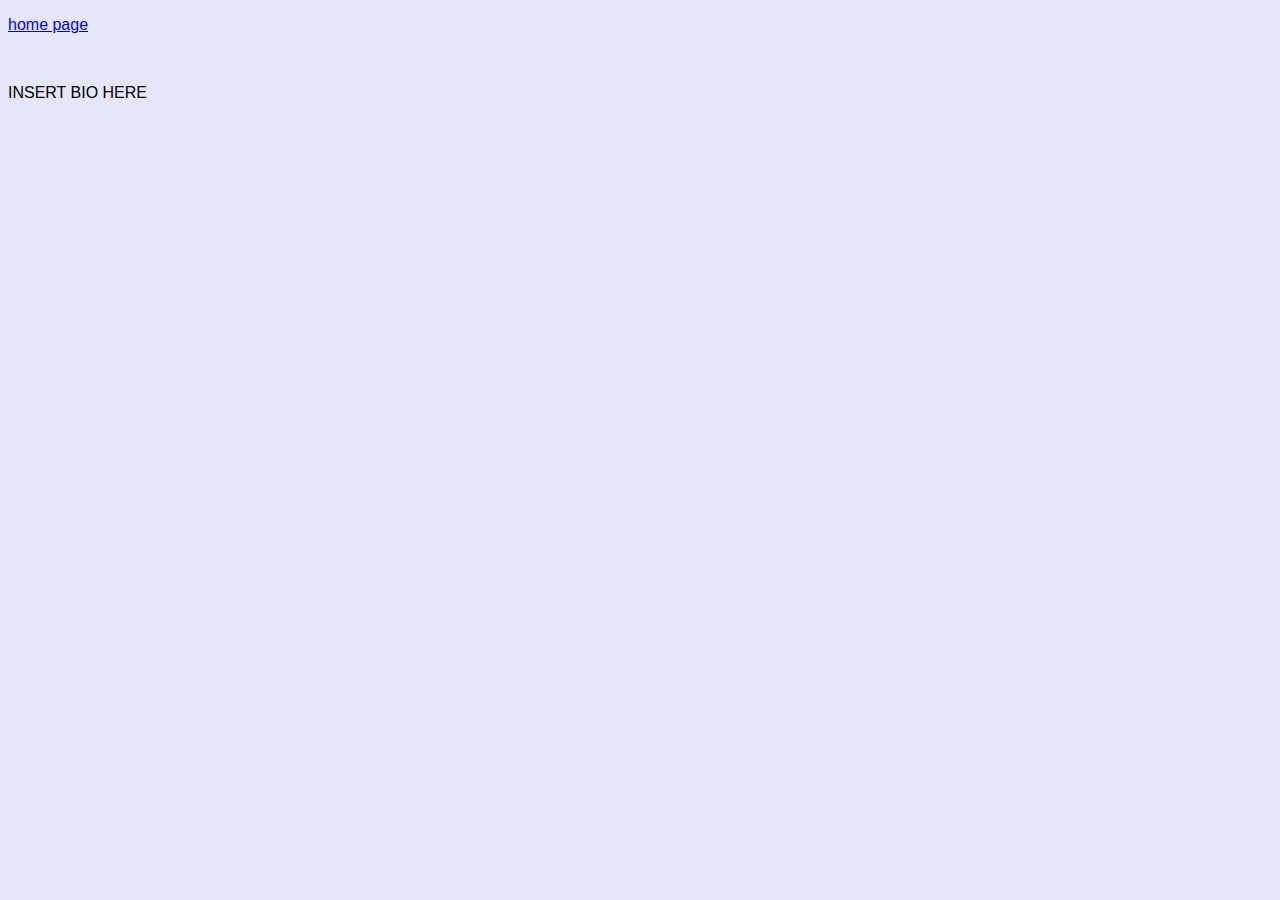
<file: biography.html>
<!doctype html>

<html lang="en-US">

	<head>
		<meta charset="utf-8" />
		<link rel="stylesheet" href="styles.css" />
		<meta name="viewport" content="width=device-width" />
		<title>AGL - bio</title>
		<!-- browser icon -->
		<link rel="icon" type="image/png" href="images/AGL_favicon.png">
	</head>



	<body>
		<p>
		<a href="index.html">home page</a>
		</p>
		
		<p><br></p>

		<!-- paragraph of text -->
		<p>INSERT BIO HERE</p>
	</body>
</html>
</file>
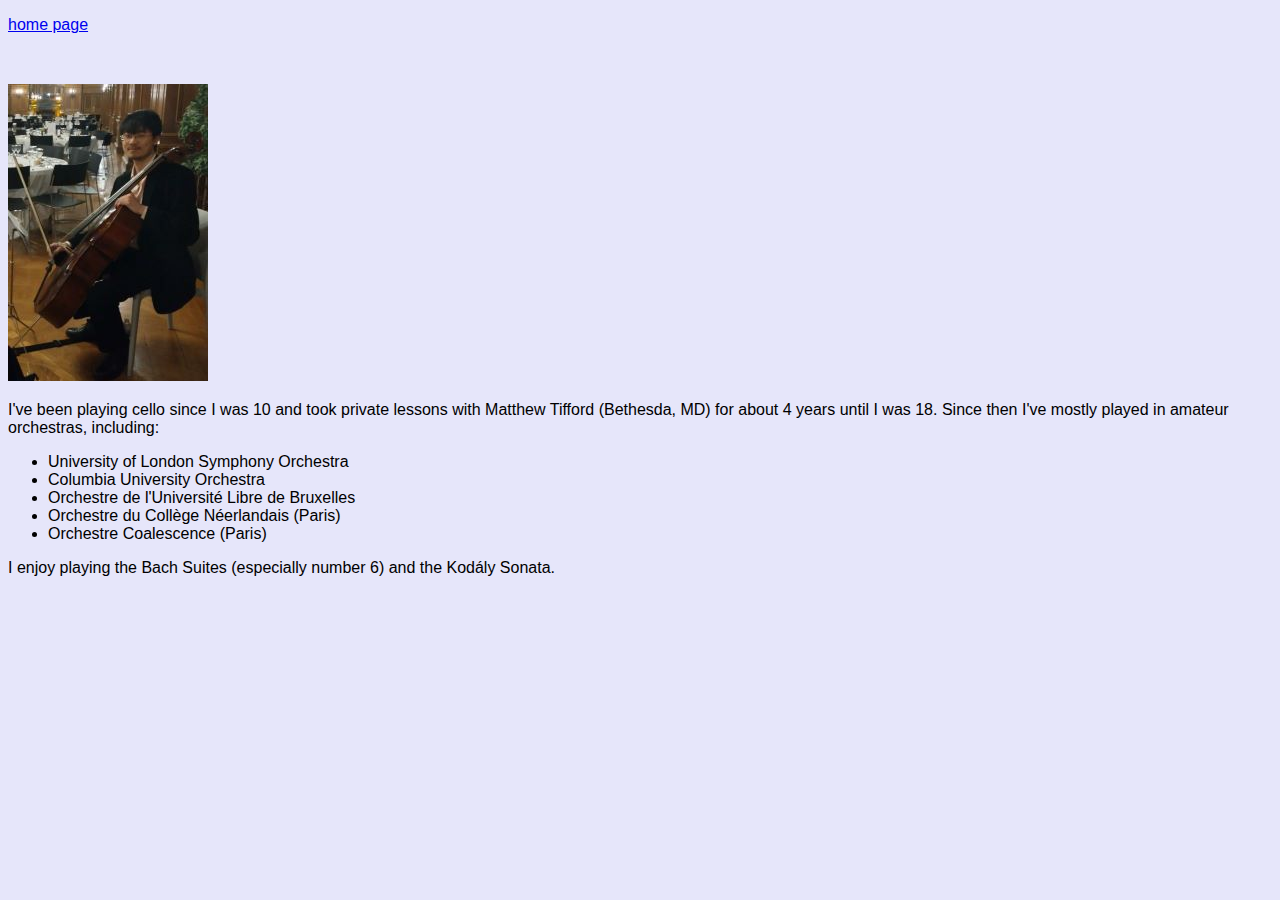
<file: cello.html>
<!doctype html>

<html lang="en-US">

	<head>
		<meta charset="utf-8" />
		<link rel="stylesheet" href="styles.css" />
		<meta name="viewport" content="width=device-width" />
		<title>AGL - cello</title>
	</head>



	<body>
		<p>
		<a href="index.html">home page</a>
		</p>
		
		<p><br></p>

		<img src="images/cello_CIUP.jpg" alt="picture of me with cello at Cité Universitaire" />
		<p>
			I've been playing cello since I was 10 and took private lessons with Matthew Tifford (Bethesda, MD) for about 4 years until I was 18. Since then I've mostly played in amateur orchestras, including:
		</p>

		<ul>
			<li>University of London Symphony Orchestra</li>
			<li>Columbia University Orchestra</li>
			<li>Orchestre de l'Université Libre de Bruxelles</li>
			<li>Orchestre du Collège Néerlandais (Paris)</li>
			<li>Orchestre Coalescence (Paris)</li>
		</ul>

		<p>
			I enjoy playing the Bach Suites (especially number 6) and the Kodály Sonata.
		</p>
		
	</body>
</html>
</file>
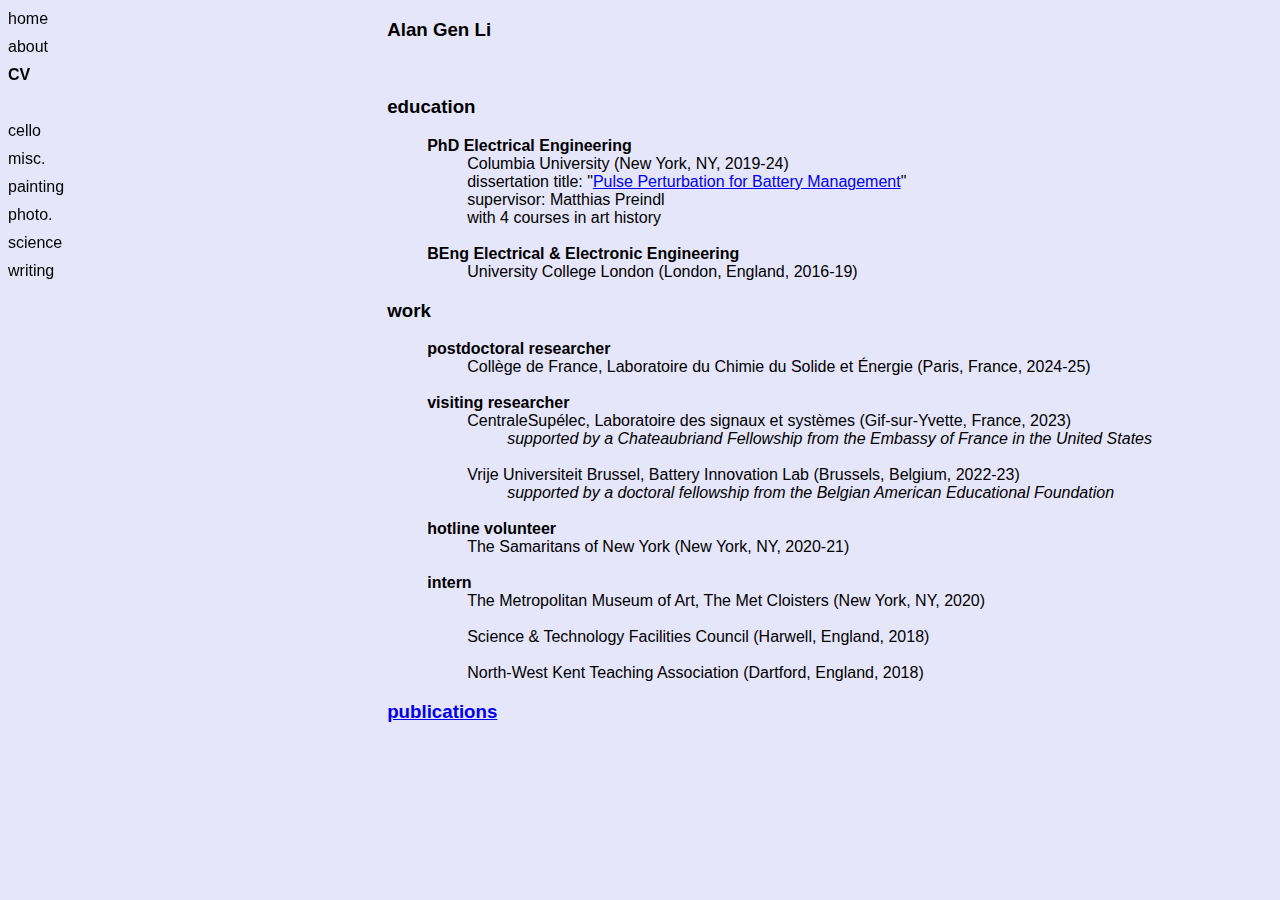
<file: CV_info.html>
<!doctype html>

<html lang="en-US">

	<head>
		<meta charset="utf-8" />
		<link rel="stylesheet" href="styles.css" />
		<meta name="viewport" content="width=device-width" />
		<title>AGL - CV</title>
		<!-- browser icon -->
		<link rel="icon" type="image/png" href="images/AGL_favicon.png">
	</head>



	<body>
	<!--VERTICAL NAVIGATION-->
	<ul class="menu">
  		<li><a href="index.html">home</a></li>
		<li><a href="biography.html">about</a></li>
		<li><a class="active" href="">CV</a></li>
		<li><br></li>
		<li><a href="cello.html">cello</a></li>
		<li><a href="installations.html">misc.</a></li>
		<li><a href="paintings.html">painting</a></li>
  		<div class="dropdown-head">
		<button class="dropdown-btn">photo.</button>
		<ul class="dropdown-content">
			<li><a href="cyanotype.html">cyanotype</a></li>
    			<li><a href="digital_photo.html">digital</a></li>
		</ul>
		</div>
		<li><a href="science.html">science</a></li>
	      	<li><a href="writing.html">writing</a></li>
	</ul>
	<div class="main">
		<h3>Alan Gen Li</h3>
		
		<p><br></p>

		<h3>education</h3>
		<!-- unordered list with no bullets-->
		<ul style="list-style-type:none;">
			<li><b>PhD Electrical Engineering</b>
				<ul style="list-style-type:none;">
					<li>Columbia University (New York, NY, 2019-24)</li>
					<li>dissertation title: "<a href="https://doi.org/10.7916/ttrn-5110">Pulse Perturbation for Battery Management</a>"</li>
					<li>supervisor: Matthias Preindl</li>
					<li>with 4 courses in art history</li>
				</ul>
			<li><br></li>
			<li><b>BEng Electrical & Electronic Engineering</b></li>
				<ul style="list-style-type:none;">
					<li>University College London (London, England, 2016-19)</li>
				</ul>
		</ul>

		<h3>work</h3>
		<ul style="list-style-type:none;">
			<li><b>postdoctoral researcher</b></li>
				<ul style="list-style-type:none;">
					<li>Collège de France, Laboratoire du Chimie du Solide et Énergie (Paris, France, 2024-25)</li>
				</ul>
			<li><br>
			<li><b>visiting researcher</b>
			<ul style="list-style-type:none;">
				<li>CentraleSupélec, Laboratoire des signaux et systèmes (Gif-sur-Yvette, France, 2023)</li>
				<ul style="list-style-type:none;">
					<li><i>supported by a Chateaubriand Fellowship from the Embassy of France in the United States</i></li>
				</ul>
				<li><br></li>
				<li>Vrije Universiteit Brussel, Battery Innovation Lab (Brussels, Belgium, 2022-23)</li>
				<ul style="list-style-type:none;">
					<li><i>supported by a doctoral fellowship from the Belgian American Educational Foundation</i></li>
				</ul>
			</ul>
			<li><br></li>
			<li><b>hotline volunteer</b></li>
			<ul style="list-style-type:none;">
				<li>The Samaritans of New York (New York, NY, 2020-21)</li>
			</ul>
			<li><br></li>
			<li><b>intern</b></li>
			<ul style="list-style-type:none;">
				<li>The Metropolitan Museum of Art, The Met Cloisters (New York, NY, 2020)</li>
				<li><br></li>
				<li>Science & Technology Facilities Council (Harwell, England, 2018)</li>
				<li><br></li>
				<li>North-West Kent Teaching Association (Dartford, England, 2018)</li>
			</ul>
		</ul>

		<h3><a href="science.html">publications</a></h3>		
		
	</div>
	</body>
</html>
</file>
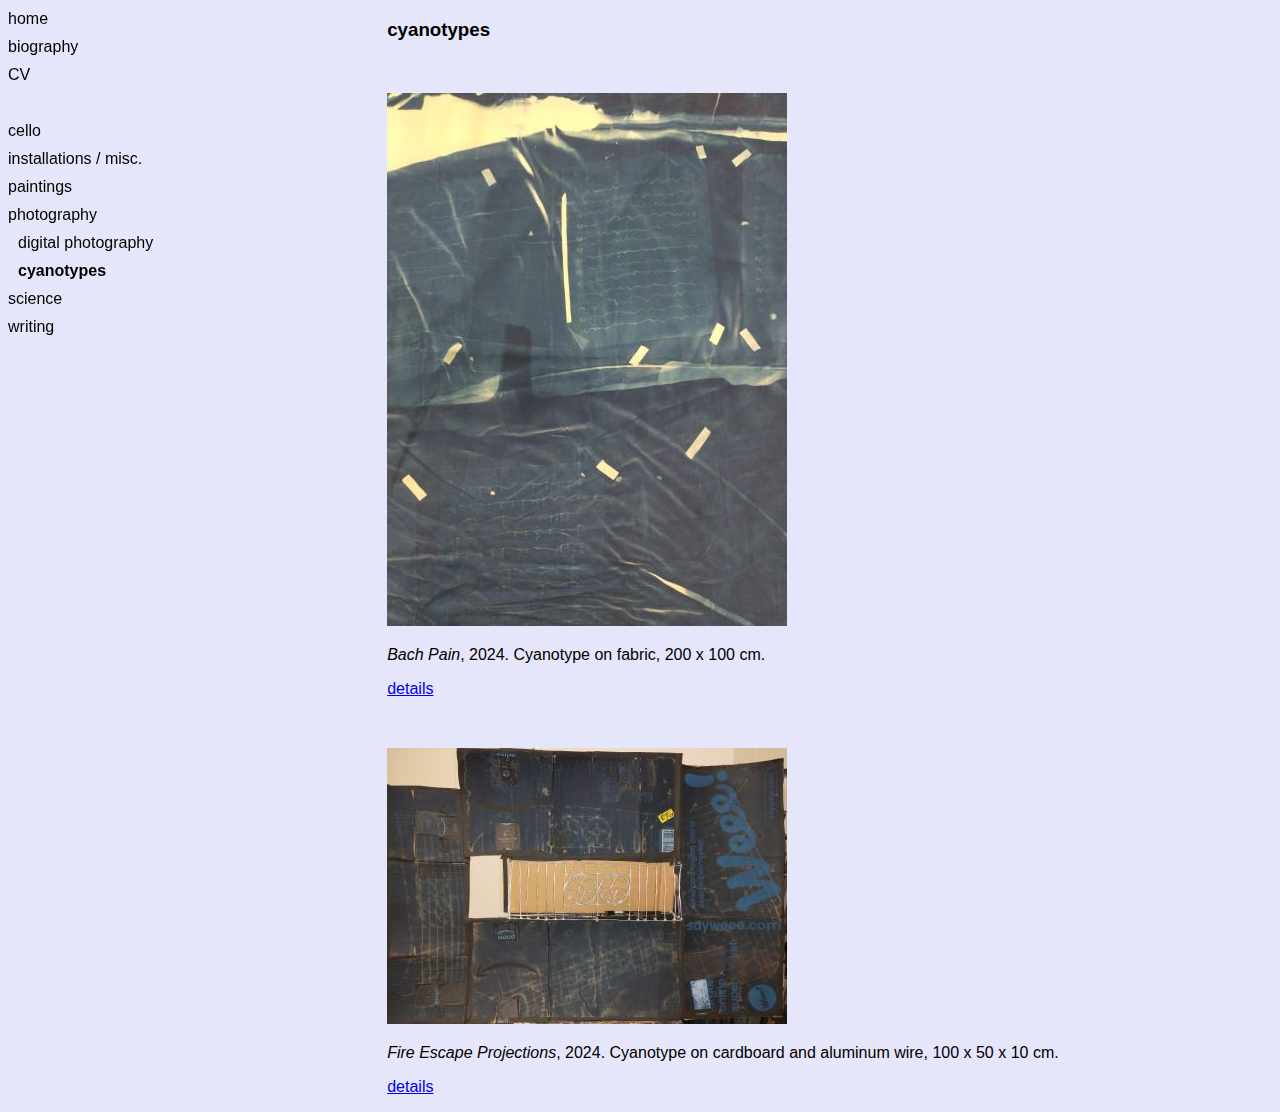
<file: cyanotype.html>
<!doctype html>

<html lang="en-US">

	<head>
		<meta charset="utf-8" />
		<link rel="stylesheet" href="styles.css" />
		<meta name="viewport" content="width=device-width" />
		<title>AGL - cyanotypes</title>
		<!-- browser icon -->
		<link rel="icon" type="image/png" href="images/AGL_favicon.png">
	</head>



	<body>
	<!--VERTICAL NAVIGATION-->
	<ul class="menu">
  		<li><a href="index.html">home</a></li>
		<li><a href="biography.html">biography</a></li>
		<li><a href="CV_info.html">CV</a></li>
		<li><br></li>
		<li><a href="cello.html">cello</a></li>
		<li><a href="installations.html">installations / misc.</a></li>
		<li><a href="paintings.html">paintings</a></li>
		<li>photography</li>
		<ul class="dropdown-content" style="display: block;">
    			<li><a href="digital_photo.html">digital photography</a></li>
			<li><a class="active" href="">cyanotypes</a></li>
		</ul>
		<li><a href="science.html">science</a></li>
	      	<li><a href="writing.html">writing</a></li>
	</ul>
	<div class="main">
		<h3>cyanotypes</h3>
		<p><br></p>
		<img src="images/bach2.jpg" alt="bach cyanotype project">
		<p><i>Bach Pain</i>, 2024. Cyanotype on fabric, 200 x 100 cm.</p>
		<p><a href="prose/AGL_bach.pdf">details</a></p>

		<p><br></p>
		<img src="images/fire_esc.jpg" alt="fire escape project">
		<p><i>Fire Escape Projections</i>, 2024. Cyanotype on cardboard and aluminum wire, 100 x 50 x 10 cm.</p>
		<p><a href="prose/AGL_fire_esc.pdf">details</a></p>
	</div>
	</body>
</html>
</file>
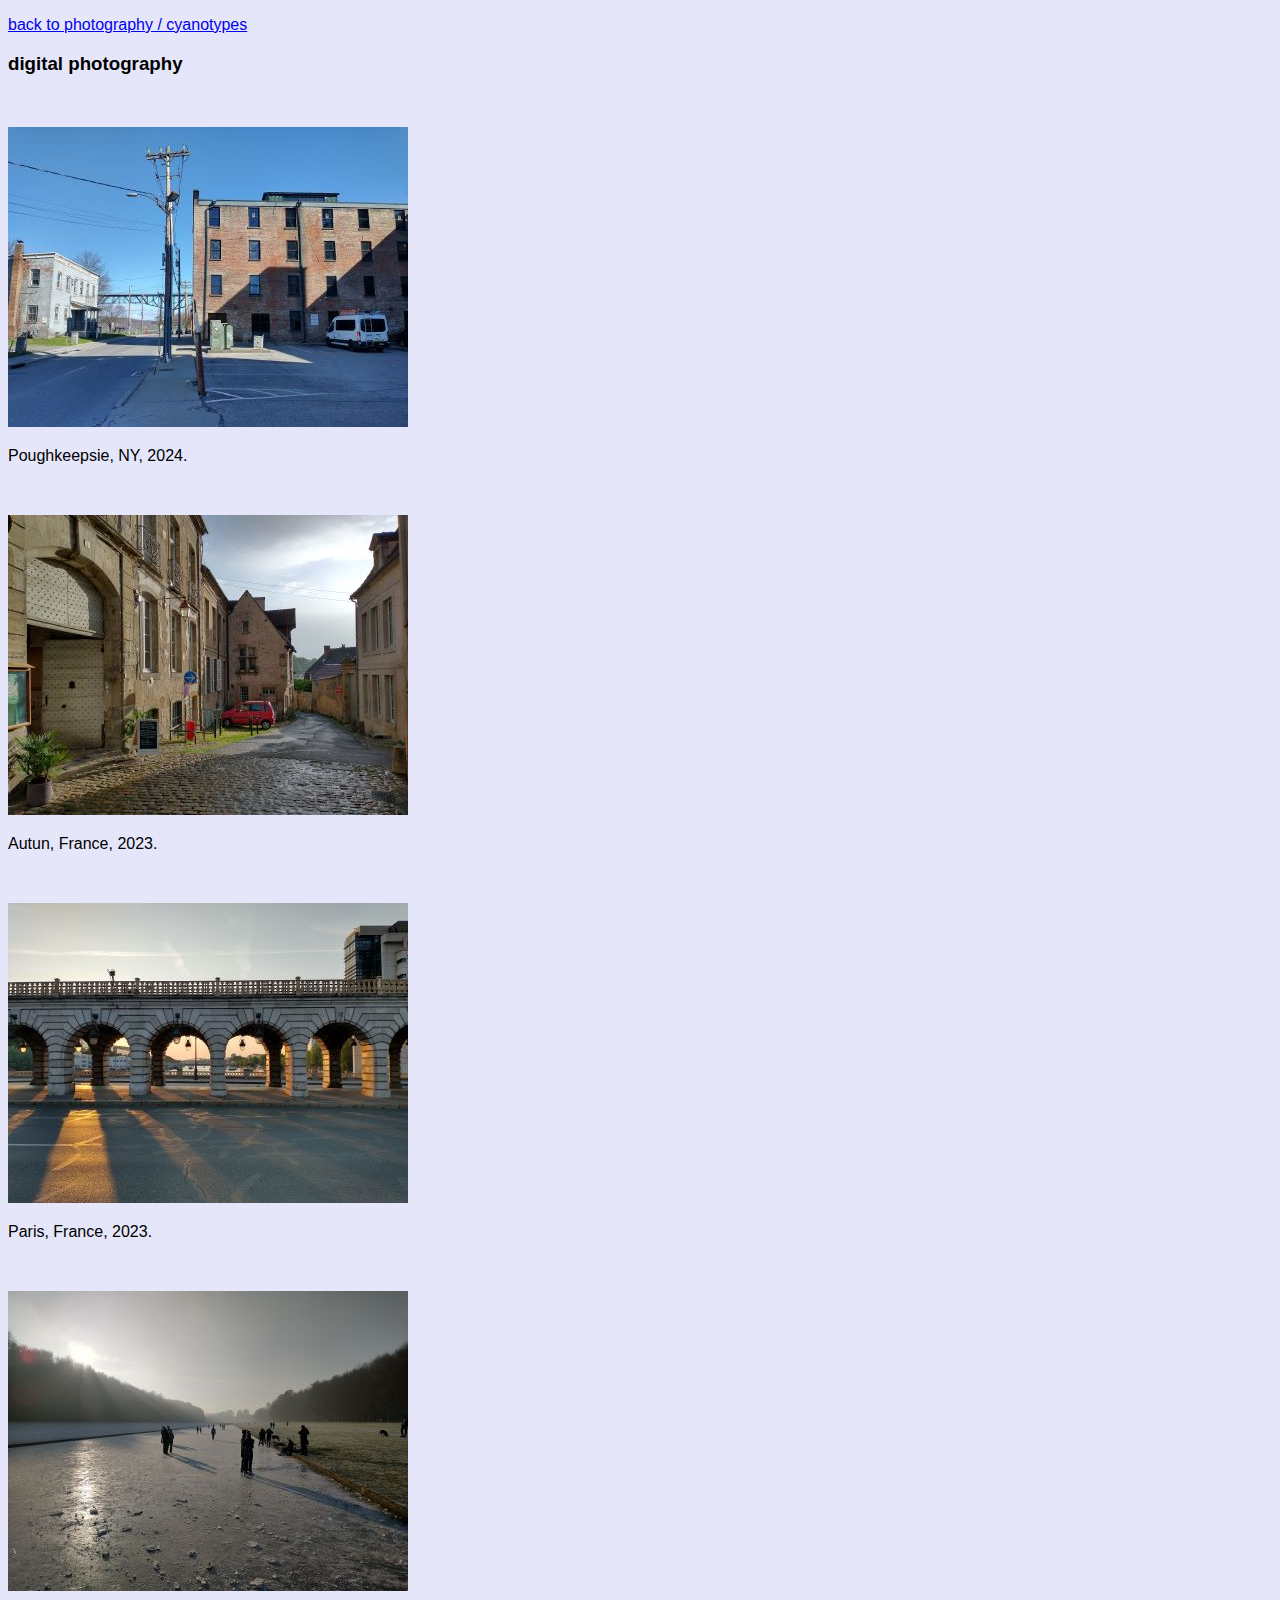
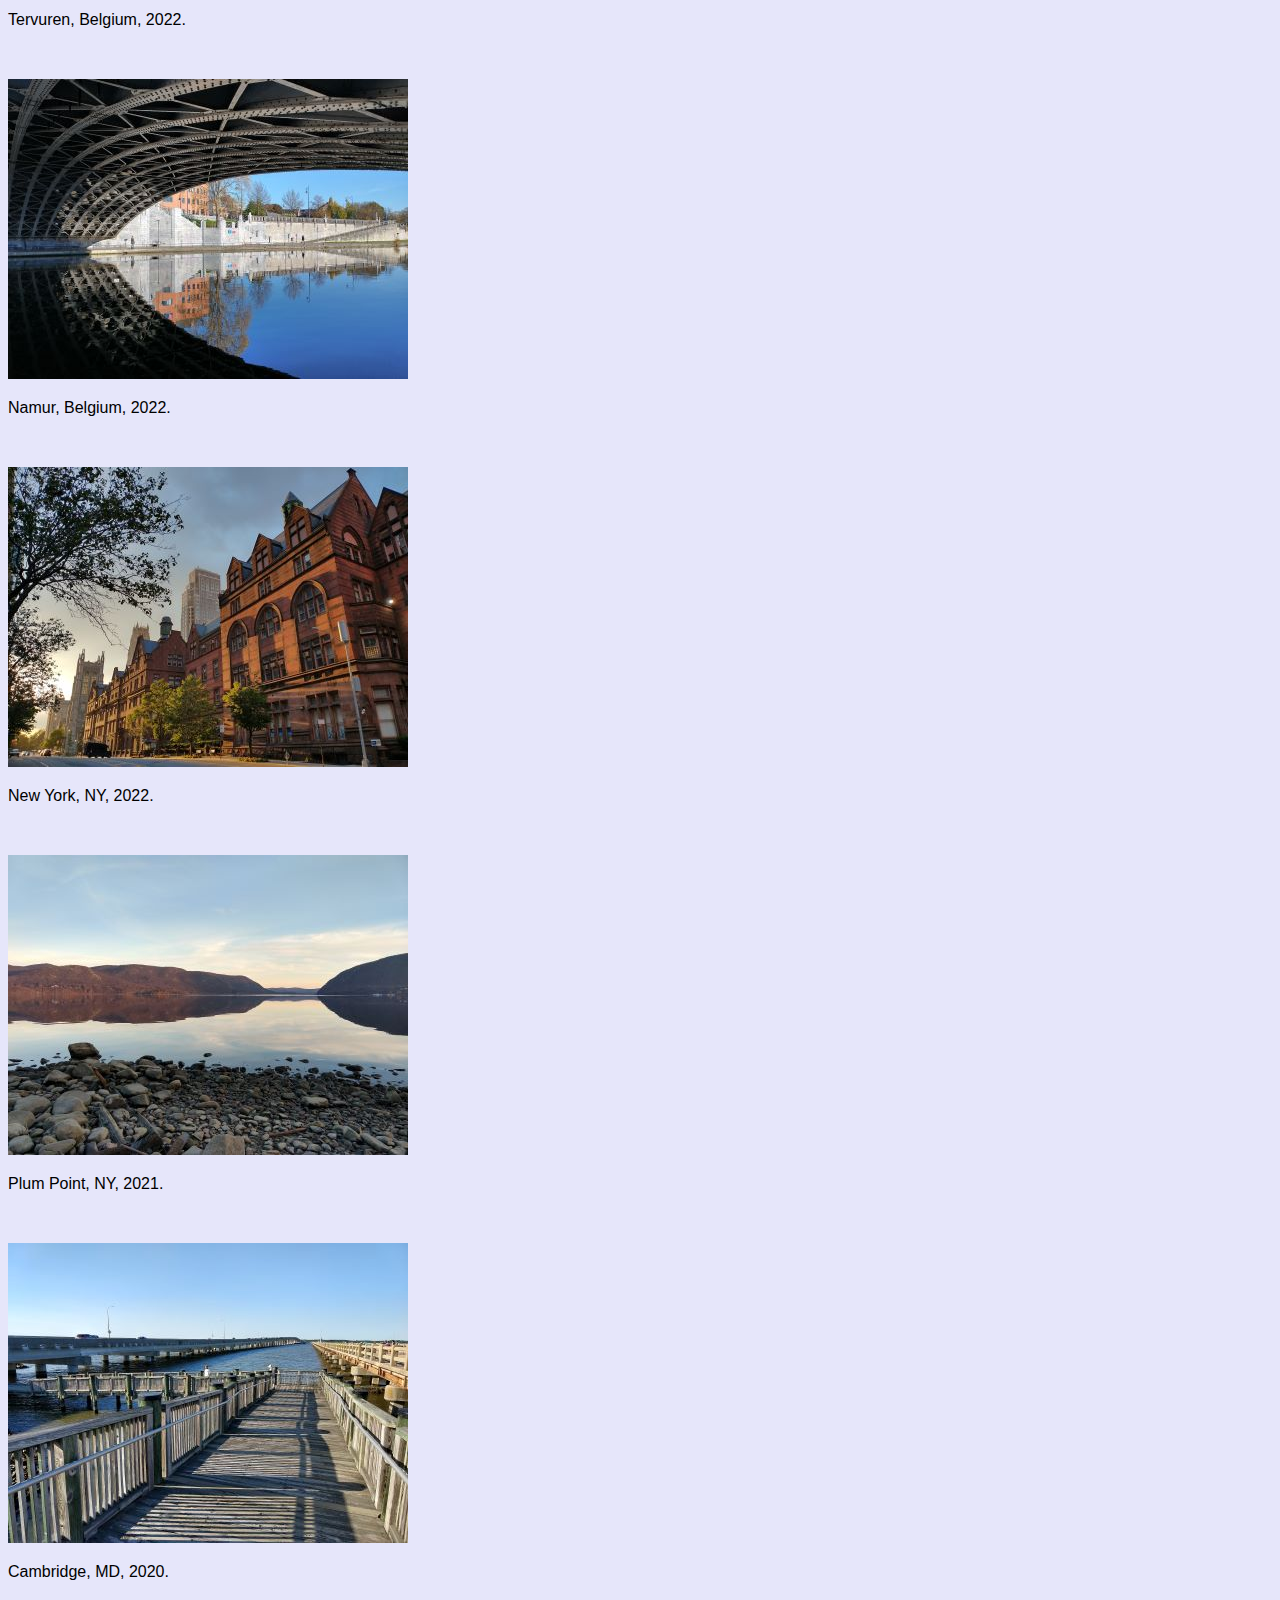
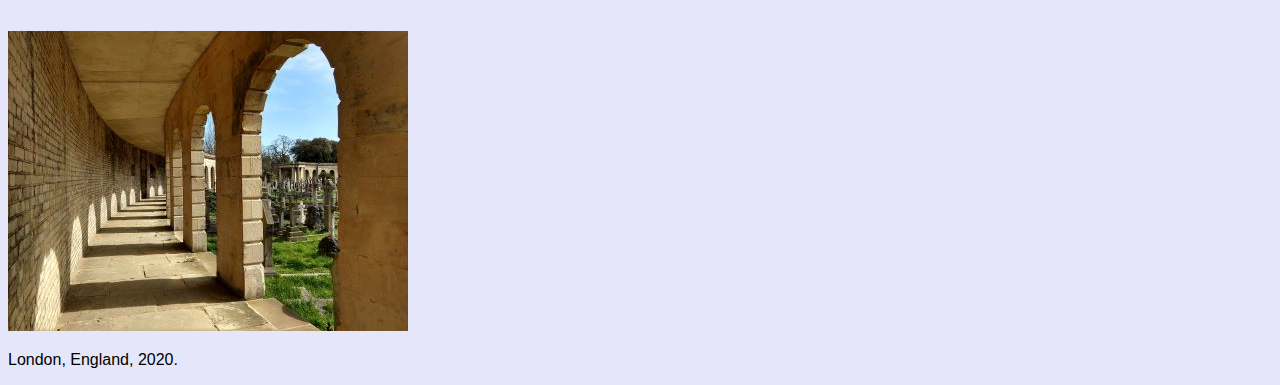
<file: digital_photo.html>
<!doctype html>

<html lang="en-US">

	<head>
		<meta charset="utf-8" />
		<body style="background-color:Lavender;">
		<link rel="stylesheet" href="styles.css" />
		<meta name="viewport" content="width=device-width" />
		<title>AGL - digital photography</title>
		<!-- browser icon -->
		<link rel="icon" type="image/png" href="images/AGL_favicon.png">
	</head>



	<body>
		<p>
		<a href="photo.html">back to photography / cyanotypes</a>
		</p>
		
		<h3>digital photography</h3>

		<p><br></p>
		<img src="images/poughkeepsie_2024.jpg" alt="photo poughkeepsie_2024">
		<p>Poughkeepsie, NY, 2024.</p>

		<p><br></p>
		<img src="images/autun_2023.jpg" alt="photo autun_2023">
		<p>Autun, France, 2023.</p>

		<p><br></p>
		<img src="images/pont_bercy_2023.jpg" alt="photo pont_bercy_2023">
		<p>Paris, France, 2023.</p>

		<p><br></p>
		<img src="images/tervuren_2022.jpg" alt="photo tervuren_2022">
		<p>Tervuren, Belgium, 2022.</p>

		<p><br></p>
		<img src="images/namur_2022.jpg" alt="photo namur_2022">
		<p>Namur, Belgium, 2022.</p>

		<p><br></p>
		<img src="images/120_St_2022.jpg" alt="photo 120_St_2022">
		<p>New York, NY, 2022.</p>

		<p><br></p>
		<img src="images/plum_point_2021.jpg" alt="photo plum_point_2021">
		<p>Plum Point, NY, 2021.</p>

		<p><br></p>
		<img src="images/cambridge_MD_2020.jpg" alt="photo cambridge_MD_2020">
		<p>Cambridge, MD, 2020.</p>

		<p><br></p>
		<img src="images/brompton_cemetery_2020.jpg" alt="photo brompton_cemetery_2020">
		<p>London, England, 2020.</p>
	</body>
</html>
</file>
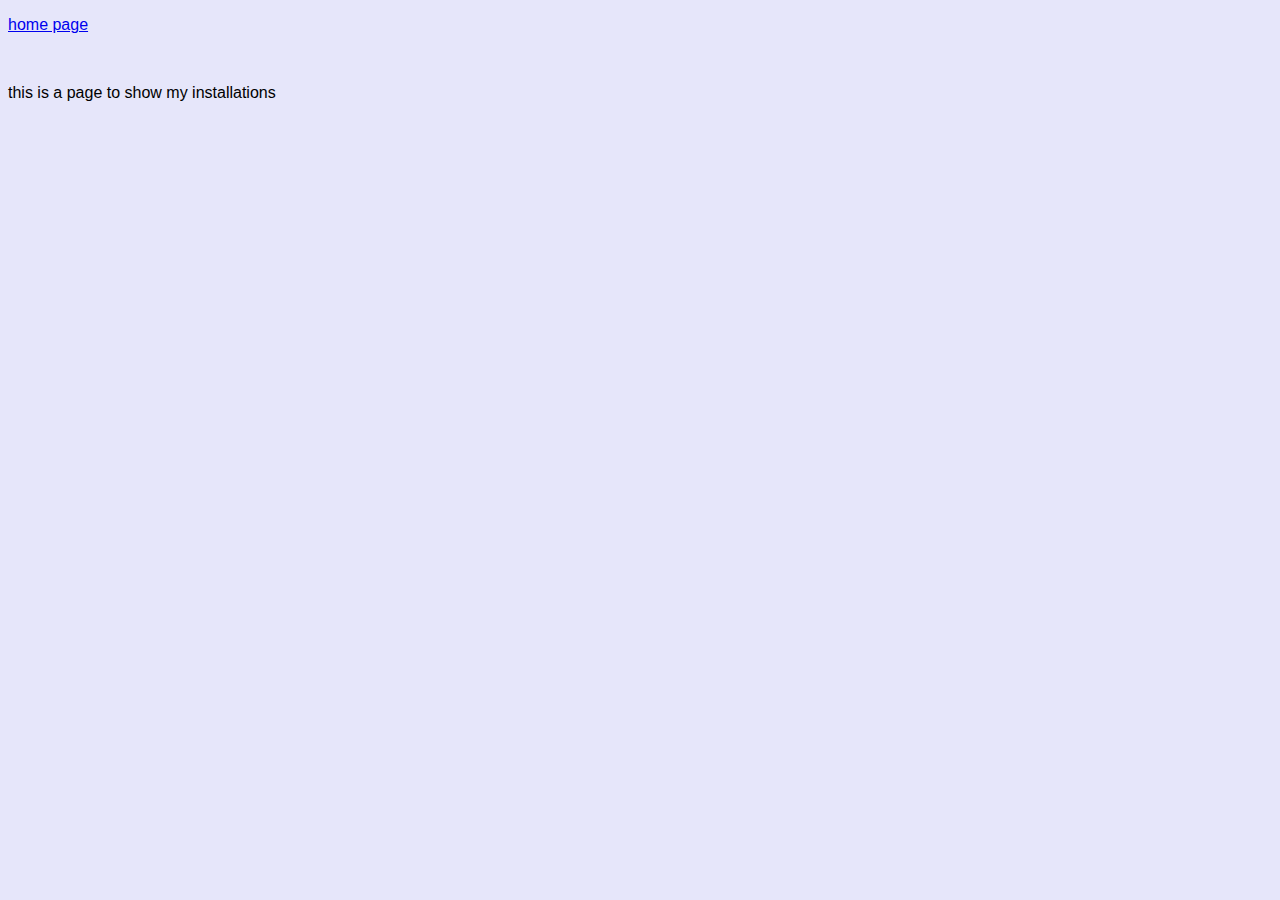
<file: installations.html>
<!doctype html>

<html lang="en-US">

	<head>
		<meta charset="utf-8" />
		<link rel="stylesheet" href="styles.css" />
		<meta name="viewport" content="width=device-width" />
		<title>AGL - installations</title>
	</head>



	<body>
		<p>
		<a href="index.html">home page</a>
		</p>
		
		<p><br></p>

		<!-- paragraph of text -->
		<p>this is a page to show my installations</p>
	</body>
</html>
</file>
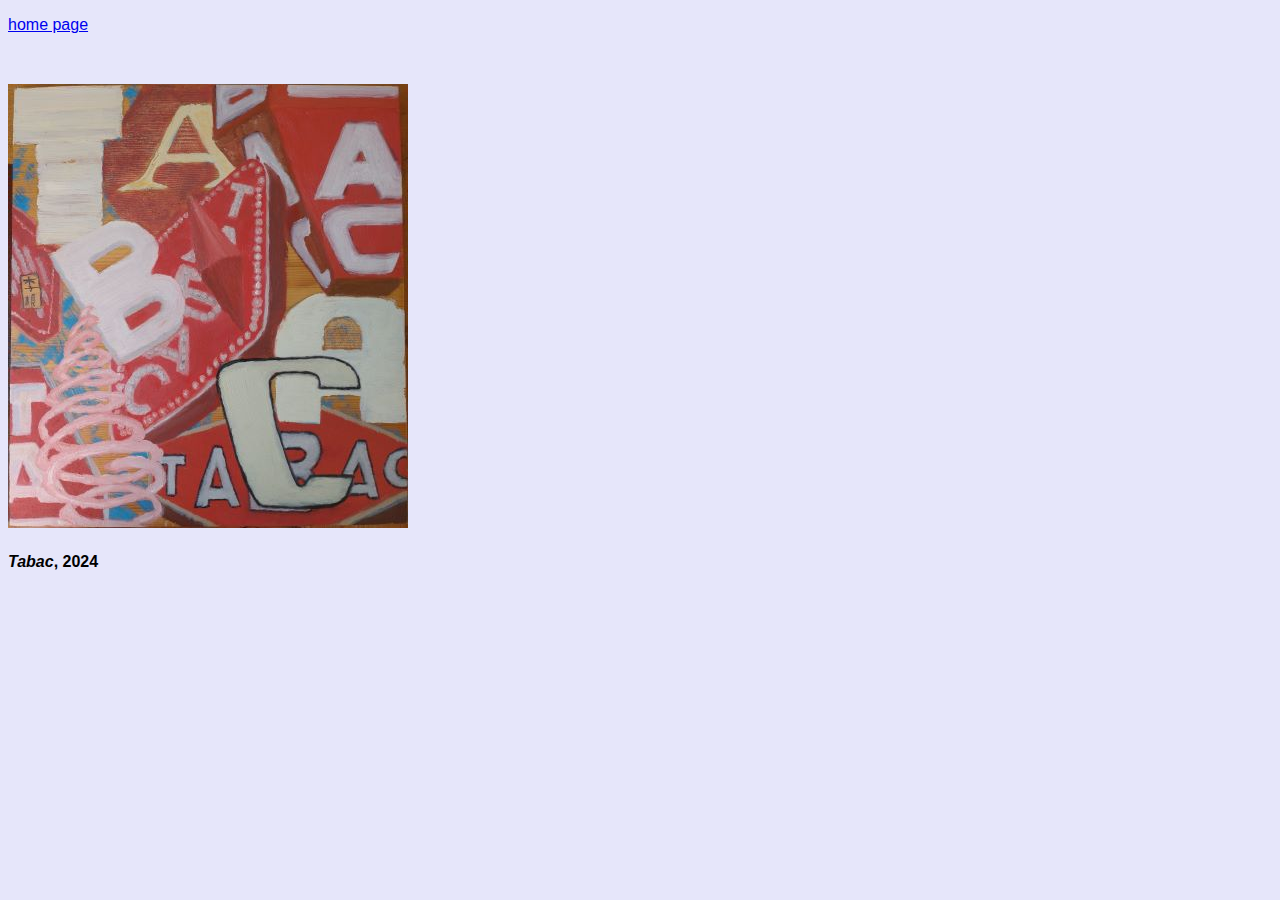
<file: paintings.html>
<!doctype html>

<html lang="en-US">

	<head>
		<meta charset="utf-8" />
		<link rel="stylesheet" href="styles.css" />
		<meta name="viewport" content="width=device-width" />
		<title>AGL - paintings</title>
	</head>



	<body>
		<p>
		<a href="index.html">home page</a>
		</p>
		
		<p><br></p>

		<img src="images/tabac.jpg" alt="tabac painting">
		<h4><i>Tabac</i>, 2024</h4>
		
	</body>
</html>
</file>
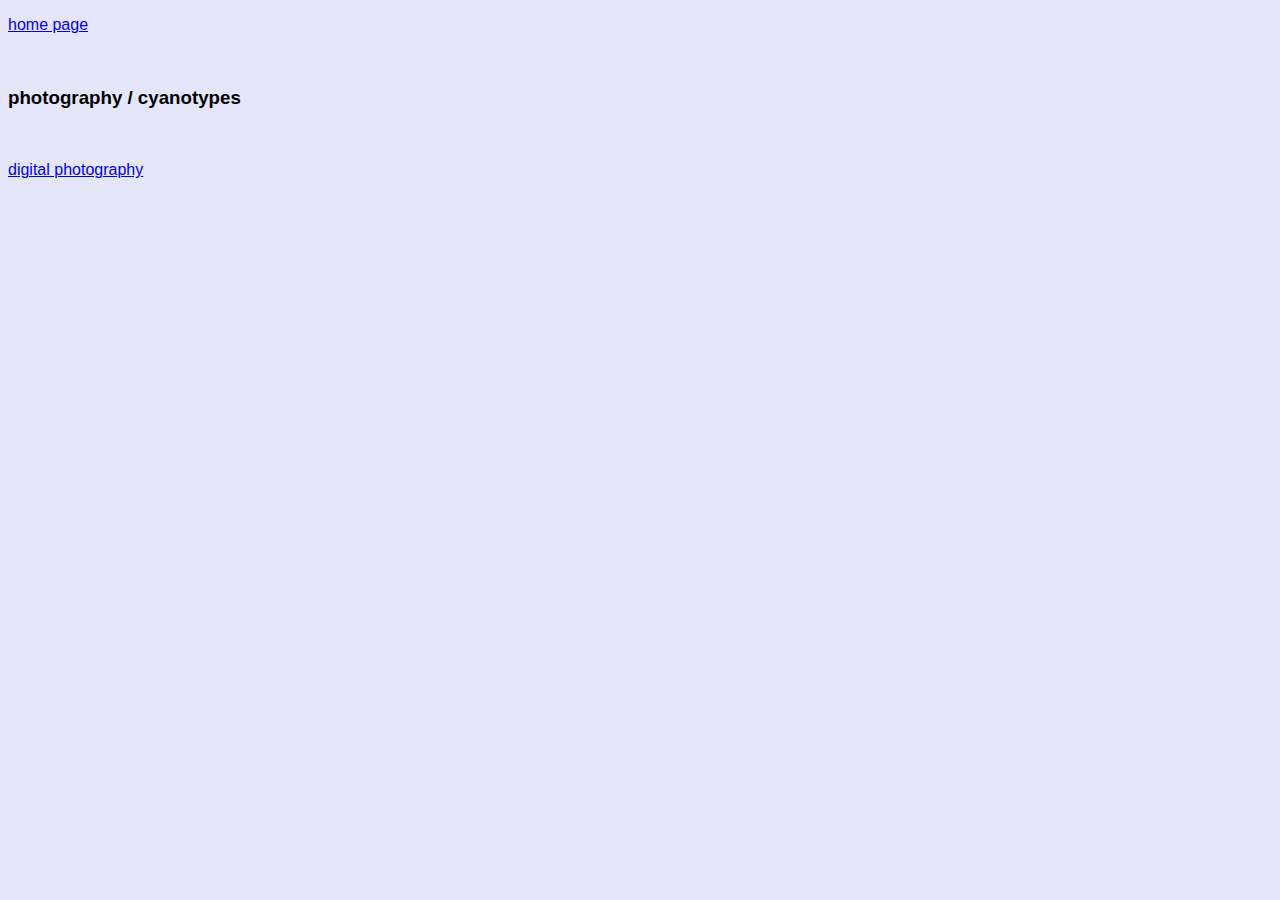
<file: photo.html>
<!doctype html>

<html lang="en-US">

	<head>
		<meta charset="utf-8" />
		<link rel="stylesheet" href="styles.css" />
		<meta name="viewport" content="width=device-width" />
		<title>AGL - photography</title>
		<!-- browser icon -->
		<link rel="icon" type="image/png" href="images/AGL_favicon.png">
	</head>



	<body>
		<p>
		<a href="index.html">home page</a>
		</p>
		

		<p><br></p>
		<h3>photography / cyanotypes</h3>

		<p><br></p>
		<p><a href="digital_photo.html">digital photography</a></p>
	</body>
</html>
</file>
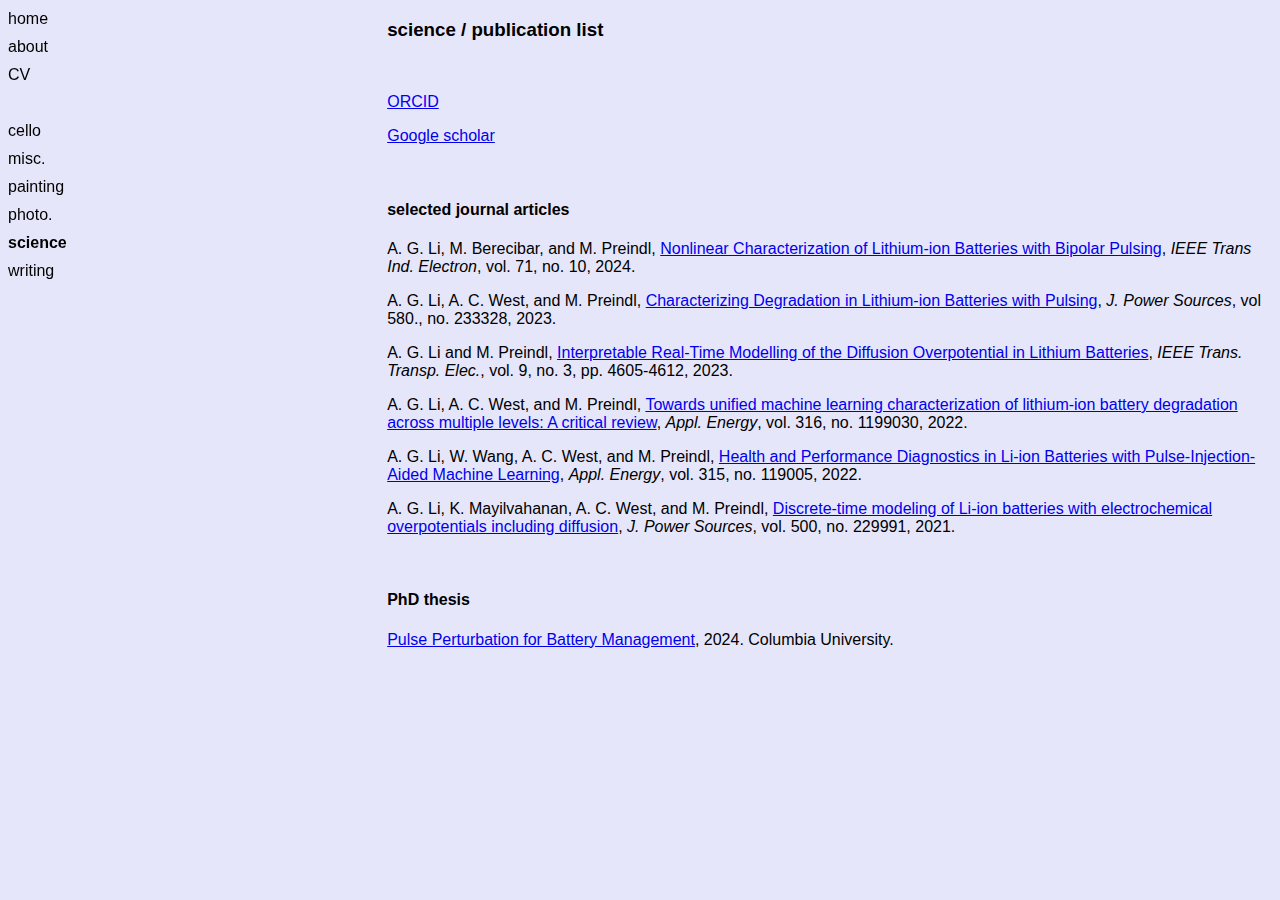
<file: science.html>
<!doctype html>

<html lang="en-US">

	<head>
		<meta charset="utf-8" />
		<link rel="stylesheet" href="styles.css" />
		<meta name="viewport" content="width=device-width" />
		<title>AGL - science</title>
		<!-- browser icon -->
		<link rel="icon" type="image/png" href="images/AGL_favicon.png">
	</head>



	<body>
	<!--VERTICAL NAVIGATION-->
	<ul class="menu">
  		<li><a href="index.html">home</a></li>
		<li><a href="biography.html">about</a></li>
		<li><a href="CV_info.html">CV</a></li>
		<li><br></li>
		<li><a href="cello.html">cello</a></li>
		<li><a href="installations.html">misc.</a></li>
		<li><a href="paintings.html">painting</a></li>
  		<div class="dropdown-head">
		<button class="dropdown-btn">photo.</button>
		<ul class="dropdown-content">
			<li><a href="cyanotype.html">cyanotype</a></li>
    			<li><a href="digital_photo.html">digital</a></li>
		</ul>
		</div>
		<li><a class="active" href="">science</a></li>
	      	<li><a href="writing.html">writing</a></li>
	</ul>
	<div class="main">
		
		<h3>science / publication list</h3>

		<p><br></p>
		<p><a href="https://orcid.org/0000-0002-4716-9909">ORCID</a></p>

		<p><a href="https://scholar.google.com/citations?user=mcLlA7QAAAAJ&hl=en&oi=ao">Google scholar</a></p>

		<p><br></p>
		<h4>selected journal articles</h4>

		<p>A. G. Li, M. Berecibar, and M. Preindl, <a href="https://doi.org/10.1109/TIE.2024.3352159">Nonlinear Characterization of Lithium-ion Batteries with Bipolar Pulsing</a>, <i>IEEE Trans Ind. Electron</i>, vol. 71, no. 10, 2024.</p>
	
		<p>A. G. Li, A. C. West, and M. Preindl, <a href="https://doi.org/10.1016/j.jpowsour.2023.233328">Characterizing Degradation in Lithium-ion Batteries with Pulsing</a>, <i>J. Power Sources</i>, vol 580., no. 233328, 2023.</p>
	
		<p>A. G. Li and M. Preindl, <a href="https://doi.org/10.1109/TTE.2023.3238282">Interpretable Real-Time Modelling of the Diffusion Overpotential in Lithium Batteries</a>, <i>IEEE Trans. Transp. Elec.</i>, vol. 9, no. 3, pp. 4605-4612, 2023.
	
		<p>A. G. Li, A. C. West, and M. Preindl, <a href="https://doi.org/10.1016/j.apenergy.2022.119030">Towards unified machine learning characterization of lithium-ion battery degradation across multiple levels: A critical review</a>,  <i>Appl. Energy</i>, vol. 316, no. 1199030, 2022.
	
		<p>A. G. Li, W. Wang, A. C. West, and M. Preindl, <a href="https://doi.org/10.1016/j.apenergy.2022.119005">Health and Performance Diagnostics in Li-ion Batteries with Pulse-Injection-Aided Machine Learning</a>, <i>Appl. Energy</i>, vol. 315, no. 119005, 2022.
	
		<p>A. G. Li, K. Mayilvahanan, A. C. West, and M. Preindl, <a href="https://doi.org/10.1016/j.jpowsour.2021.229991">Discrete-time modeling of Li-ion batteries with electrochemical overpotentials including diffusion</a>, <i>J. Power Sources</i>, vol. 500, no. 229991, 2021.
		
		<p><br></p>
		<h4>PhD thesis</h4>

		<p><a href="https://doi.org/10.7916/ttrn-5110">Pulse Perturbation for Battery Management</a>, 2024. Columbia University.</p>
	</div>
	</body>
</html>
</file>
<file: styles.css>
/* background, image styles, etc */
body {
	background-color:Lavender;
}
img {
	max-width: 100%;
}


.main {
	margin-left:30%;
}



/* header fonts */
h1 {
	font-family: Arial, sans-serif;
}

h2 {
	font-family: Arial, sans-serif;
}

h3 {
	font-family: Arial, sans-serif;
}

h4 {
	font-family: Arial, sans-serif;
}

p {
	font-family: Arial, sans-serif;
}

ul {
	font-family: Arial, sans-serif;
}

ol {
	font-family: Arial, sans-serif;
}

.menu {
	position: fixed;
	top: 0;
	width: 15%;
	height: 100%;
	padding: 0;
	margin: 0;
	list-style-type: none;
}

.menu li {
	margin: 10px 0;
}
.menu li a {
	text-decoration: none;
	font-size: 16px;
	color: inherit;
}

.menu li a.active {
	font-weight: bold;
	text-decoration: none;
}

/* Style the sidenav links and the dropdown button */

.dropdown-btn {
	font-family: Arial, sans-serif;
	font-size: 16px;
	text-decoration: none;
	color: inherit;
	padding: 0;
	margin: 0;
	width: 100%;
	text-align: left;
	cursor: pointer;
	outline: none;
	border: none;
  	background: none;
	display: block;
}


/* Dropdown container (hidden by default).*/
.dropdown-content {
	display: none;
	padding-left: 10px;
}

.dropdown-content a {
	text-decoration: none;
	font-size: 16px;
	color: inherit;
}

.dropdown-content li {
	list-style-type: none;
	margin: 10px 0;
}

.dropdown-head {
	font-family: Arial, sans-serif;
	font-size: 16px;
	text-decoration: none;
	color: inherit;
	position: relative;
	display: inline-block;
}
/* Show the dropdown menu on hover */
.dropdown-head:hover .dropdown-content {display: block;}
</file>
